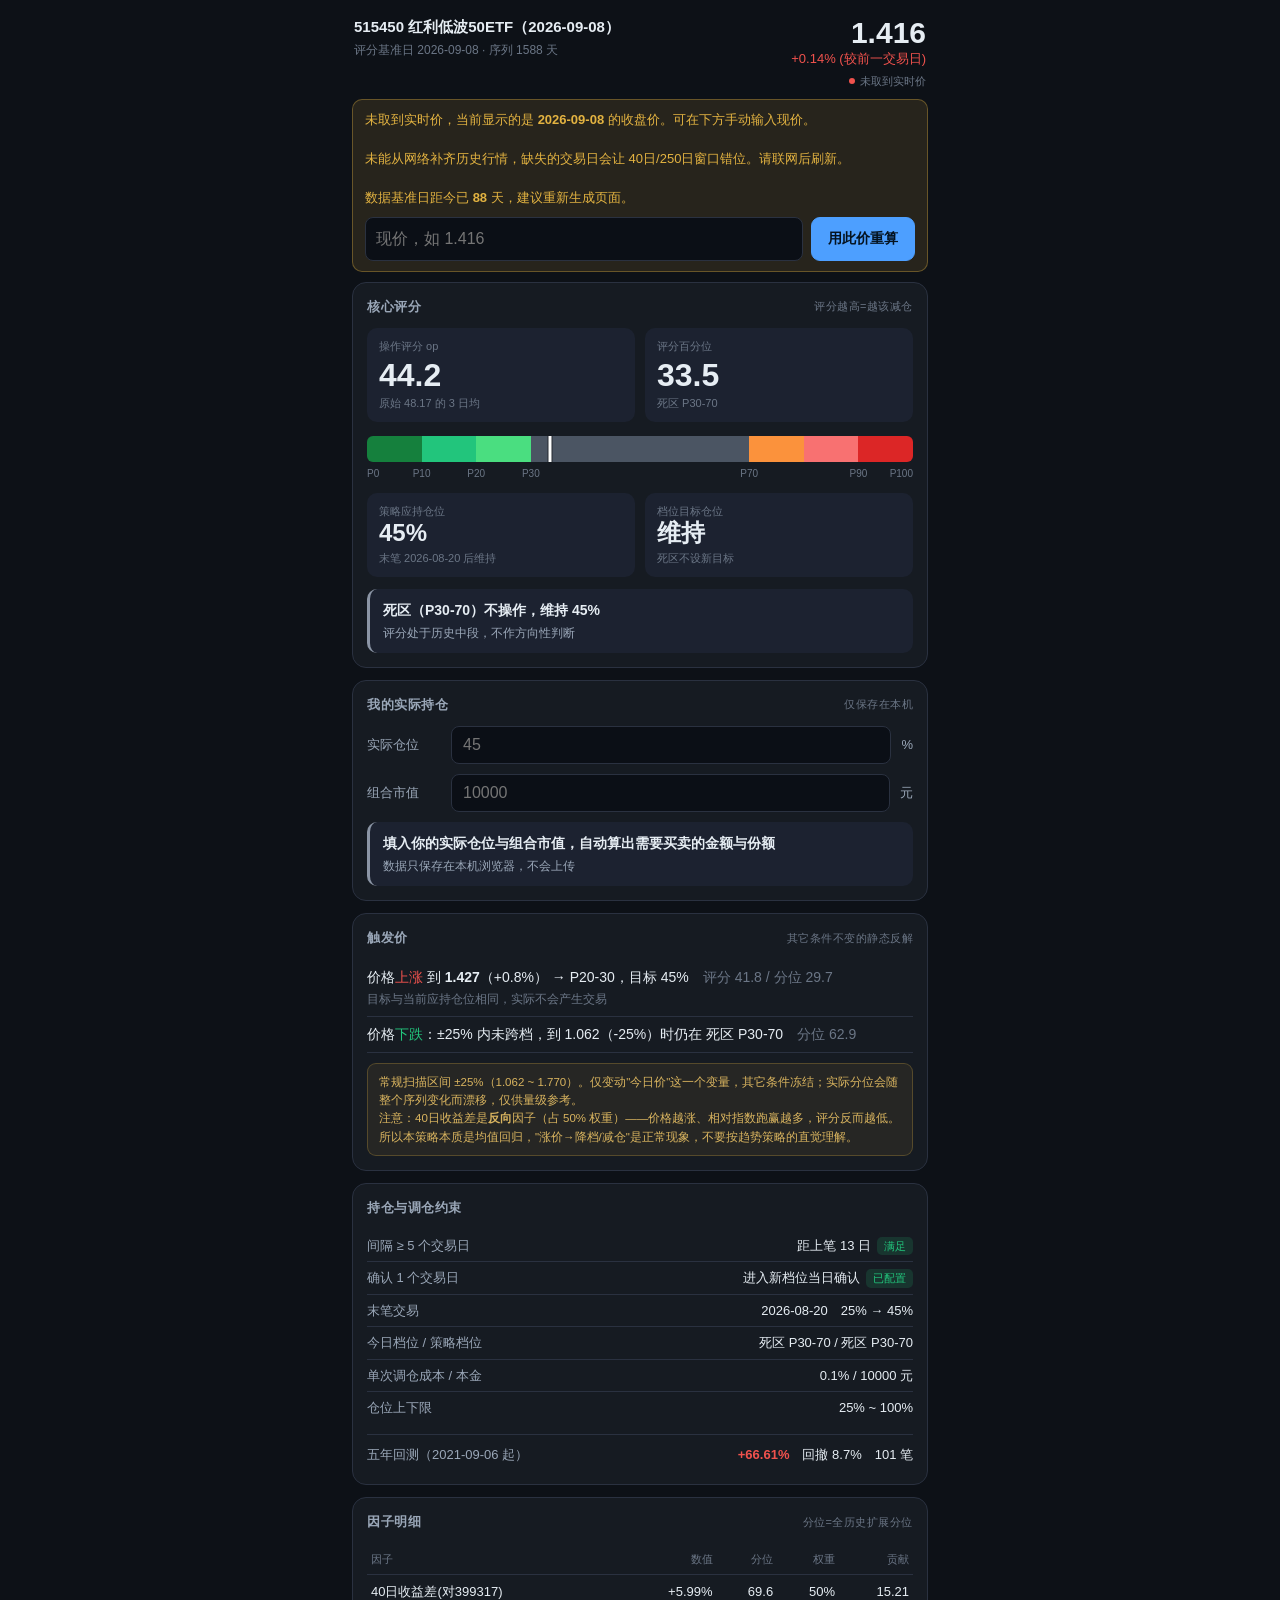
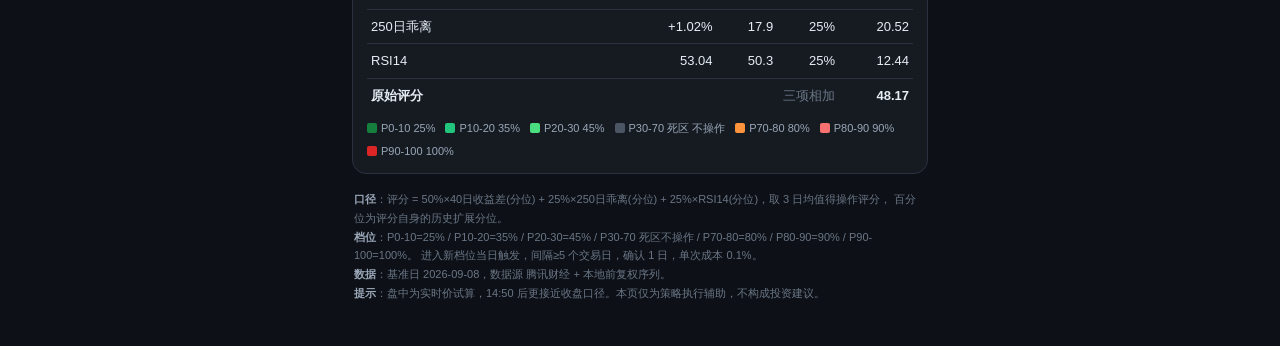
<file: index.html>
<!DOCTYPE html>
<html lang="zh-CN">
<head>
<meta charset="utf-8">
<meta name="viewport" content="width=device-width,initial-scale=1,viewport-fit=cover">
<meta name="theme-color" content="#0d1117">
<link rel="icon" href="data:,">
<title>515450 策略评分</title>
<link rel="stylesheet" href="style.css">
</head>
<body>
<div class="wrap">

  <div class="hd">
    <div>
      <div class="nm" id="hdNm">515450 红利低波50ETF</div>
      <div class="cd" id="hdCd">加载中…</div>
    </div>
    <div class="rt">
      <div class="px" id="hdPx">—</div>
      <div class="ch" id="hdCh">—</div>
      <div class="src" id="hdSrc">—</div>
    </div>
  </div>

  <div class="banner" id="banner"></div>

  <!-- 核心评分 -->
  <div class="card">
    <h2>核心评分 <span class="tail" id="coreTail">—</span></h2>
    <div class="bignum">
      <div class="cell">
        <div class="lb">操作评分 op</div>
        <div class="vl" id="vOp">—</div>
        <div class="sub" id="vOpSub">—</div>
      </div>
      <div class="cell">
        <div class="lb">评分百分位</div>
        <div class="vl" id="vSp">—</div>
        <div class="sub" id="vSpSub">—</div>
      </div>
    </div>
    <div class="bar" id="vBar"></div>
    <div class="barticks" id="vTicks"></div>
    <div class="two">
      <div class="cell">
        <div class="lb">策略应持仓位</div>
        <div class="vl" id="vCurPos">—</div>
        <div class="sub" id="vCurPosSub">—</div>
      </div>
      <div class="cell">
        <div class="lb">档位目标仓位</div>
        <div class="vl" id="vTgt">—</div>
        <div class="sub" id="vTgtSub">—</div>
      </div>
    </div>
    <div class="adv" id="vAdv">—</div>
  </div>

  <!-- 我的实际持仓 -->
  <div class="card">
    <h2>我的实际持仓 <span class="tail">仅保存在本机</span></h2>
    <div class="row">
      <label for="myPos">实际仓位</label>
      <input id="myPos" type="number" step="1" min="0" max="100" inputmode="decimal" placeholder="45">
      <span style="font-size:13px;color:var(--tx2)">%</span>
    </div>
    <div class="row">
      <label for="myVal">组合市值</label>
      <input id="myVal" type="number" step="100" min="0" inputmode="decimal" placeholder="10000">
      <span style="font-size:13px;color:var(--tx2)">元</span>
    </div>
    <div class="adv" id="vMine">—</div>
  </div>

  <!-- 触发价 -->
  <div class="card">
    <h2>触发价 <span class="tail">其它条件不变的静态反解</span></h2>
    <div id="vTrig">—</div>
    <div class="warnbox" id="vTrigNote"></div>
  </div>

  <!-- 持仓与调仓约束 -->
  <div class="card">
    <h2>持仓与调仓约束</h2>
    <div id="vRules">—</div>
    <div class="kv" style="margin-top:10px;border-top:1px solid var(--line);padding-top:10px">
      <span class="k">五年回测（2021-09-06 起）</span>
      <span class="v" id="vBt">—</span>
    </div>
  </div>

  <!-- 因子明细 -->
  <div class="card">
    <h2>因子明细 <span class="tail">分位=全历史扩展分位</span></h2>
    <table id="vFactors"></table>
    <div class="legend" id="vLegend"></div>
  </div>

  <div class="ft">
    <b>口径</b>：评分 = 50%×40日收益差(分位) + 25%×250日乖离(分位) + 25%×RSI14(分位)，取 3 日均值得操作评分，
    百分位为评分自身的历史扩展分位。<br>
    <b>档位</b>：P0-10=25% / P10-20=35% / P20-30=45% / P30-70 死区不操作 / P70-80=80% / P80-90=90% / P90-100=100%。
    进入新档位当日触发，间隔≥5 个交易日，确认 1 日，单次成本 0.1%。<br>
    <b>数据</b>：基准日 <span id="vGen">—</span>，数据源 腾讯财经 + 本地前复权序列。<br>
    <b>提示</b>：盘中为实时价试算，14:50 后更接近收盘口径。本页仅为策略执行辅助，不构成投资建议。
  </div>

</div>

<script src="data.js"></script>
<script src="score_core.js"></script>
<script src="app.js"></script>
</body>
</html>
</file>
<file: style.css>
:root{
  --bg:#0d1117; --card:#161b22; --card2:#1c2230; --line:#2a3140;
  --tx:#e6edf3; --tx2:#9aa7b8; --tx3:#6b7686;
  --up:#f0524d;        /* 涨/加仓 红（A股习惯） */
  --down:#22c57c;      /* 跌/减仓 绿 */
  --gray:#8b95a5;
  --accent:#4d9fff;
}
*{box-sizing:border-box;-webkit-tap-highlight-color:transparent}
html,body{margin:0;padding:0;background:var(--bg);color:var(--tx);
  font-family:-apple-system,BlinkMacSystemFont,"PingFang SC","Hiragino Sans GB","Microsoft YaHei",sans-serif;
  font-size:16px;line-height:1.5;-webkit-text-size-adjust:100%}
.wrap{max-width:600px;margin:0 auto;padding:12px 12px 40px}

/* ---------- 顶部 ---------- */
.hd{display:flex;align-items:flex-start;justify-content:space-between;gap:10px;padding:4px 2px 10px}
.hd .nm{font-size:15px;font-weight:600}
.hd .cd{font-size:12px;color:var(--tx3);margin-top:2px}
.hd .rt{text-align:right}
.hd .px{font-size:30px;font-weight:700;line-height:1.1;font-variant-numeric:tabular-nums}
.hd .ch{font-size:13px;font-variant-numeric:tabular-nums}
.up{color:var(--up)} .down{color:var(--down)} .flat{color:var(--gray)}
.src{font-size:11px;color:var(--tx3);margin-top:4px}
.src .dot{display:inline-block;width:6px;height:6px;border-radius:50%;margin-right:5px;vertical-align:1px}
.dot.ok{background:var(--down)} .dot.warn{background:#e3b341} .dot.err{background:var(--up)}

/* ---------- 提示条 ---------- */
.banner{border-radius:10px;padding:10px 12px;font-size:13px;margin-bottom:10px;display:none}
.banner.show{display:block}
.banner.warn{background:rgba(227,179,65,.12);border:1px solid rgba(227,179,65,.35);color:#e3b341}
.banner.err{background:rgba(240,82,77,.12);border:1px solid rgba(240,82,77,.35);color:#ff8a86}

/* ---------- 卡片 ---------- */
.card{background:var(--card);border:1px solid var(--line);border-radius:14px;padding:14px;margin-bottom:12px}
.card h2{margin:0 0 12px;font-size:13px;font-weight:600;color:var(--tx2);letter-spacing:.5px;
  display:flex;align-items:center;justify-content:space-between}
.card h2 .tail{font-weight:400;font-size:11px;color:var(--tx3)}

/* 核心评分 */
.bignum{display:flex;gap:10px;margin-bottom:14px}
.bignum .cell{flex:1;background:var(--card2);border-radius:10px;padding:10px 12px}
.bignum .lb{font-size:11px;color:var(--tx3);margin-bottom:2px}
.bignum .vl{font-size:32px;font-weight:700;font-variant-numeric:tabular-nums;line-height:1.15}
.bignum .sub{font-size:11px;color:var(--tx3);margin-top:2px}

/* 百分位色带 */
.bar{position:relative;height:26px;border-radius:6px;overflow:hidden;display:flex;margin-bottom:4px}
.bar .seg{height:100%}
.bar .mk{position:absolute;top:-3px;width:3px;height:32px;background:#fff;border-radius:2px;
  box-shadow:0 0 0 1px rgba(0,0,0,.5);transform:translateX(-1.5px)}
.barticks{position:relative;height:15px;font-size:10px;color:var(--tx3);margin-bottom:12px}
.barticks span{position:absolute;transform:translateX(-50%);white-space:nowrap}
.barticks span:first-child{transform:none}
.barticks span:last-child{transform:translateX(-100%)}

/* 两格 */
.two{display:flex;gap:10px;margin-bottom:12px}
.two .cell{flex:1;background:var(--card2);border-radius:10px;padding:10px 12px}
.two .lb{font-size:11px;color:var(--tx3)}
.two .vl{font-size:24px;font-weight:700;font-variant-numeric:tabular-nums;line-height:1.2}
.two .sub{font-size:11px;color:var(--tx3);margin-top:2px}

/* 建议条 */
.adv{border-radius:10px;padding:11px 13px;font-size:14px;font-weight:600;
  background:var(--card2);border-left:3px solid var(--gray)}
.adv.act{border-left-color:var(--accent)}
.adv small{display:block;font-weight:400;font-size:12px;color:var(--tx2);margin-top:3px}

/* 表单 */
.row{display:flex;align-items:center;gap:10px;margin-bottom:10px}
.row label{font-size:13px;color:var(--tx2);min-width:74px}
.row input{flex:1;background:#0b0f16;border:1px solid var(--line);color:var(--tx);
  border-radius:8px;padding:9px 11px;font-size:16px;font-variant-numeric:tabular-nums;min-width:0}
.row input:focus{outline:none;border-color:var(--accent)}
.hint{font-size:11px;color:var(--tx3);margin-top:-4px;margin-bottom:10px}

/* 表格式明细 */
table{width:100%;border-collapse:collapse;font-size:13px;font-variant-numeric:tabular-nums}
th,td{padding:7px 4px;text-align:right;border-bottom:1px solid var(--line)}
th{color:var(--tx3);font-weight:500;font-size:11px}
td:first-child,th:first-child{text-align:left}
tr:last-child td{border-bottom:none}
.kv{display:flex;justify-content:space-between;padding:6px 0;font-size:13px;border-bottom:1px solid var(--line)}
.kv:last-child{border-bottom:none}
.kv .k{color:var(--tx2)} .kv .v{font-variant-numeric:tabular-nums}
.tag{display:inline-block;padding:1px 7px;border-radius:5px;font-size:11px;margin-left:6px}
.tag.ok{background:rgba(34,197,124,.15);color:var(--down)}
.tag.no{background:rgba(240,82,77,.15);color:var(--up)}

.legend{display:flex;flex-wrap:wrap;gap:6px 10px;font-size:11px;color:var(--tx2);margin-top:8px}
.legend i{display:inline-block;width:10px;height:10px;border-radius:2px;margin-right:4px;vertical-align:-1px}

button{background:var(--card2);color:var(--tx);border:1px solid var(--line);border-radius:9px;
  padding:11px 16px;font-size:14px;min-height:44px;font-family:inherit;cursor:pointer}
button:active{background:#232b3a}
button.primary{background:var(--accent);border-color:var(--accent);color:#04121f;font-weight:600}

.ft{font-size:11px;color:var(--tx3);line-height:1.7;padding:4px 2px}
.ft b{color:var(--tx2);font-weight:600}
.warnbox{background:rgba(227,179,65,.08);border:1px solid rgba(227,179,65,.25);
  border-radius:9px;padding:9px 11px;font-size:11.5px;color:#d9b45f;margin-top:10px;line-height:1.6}
</file>
